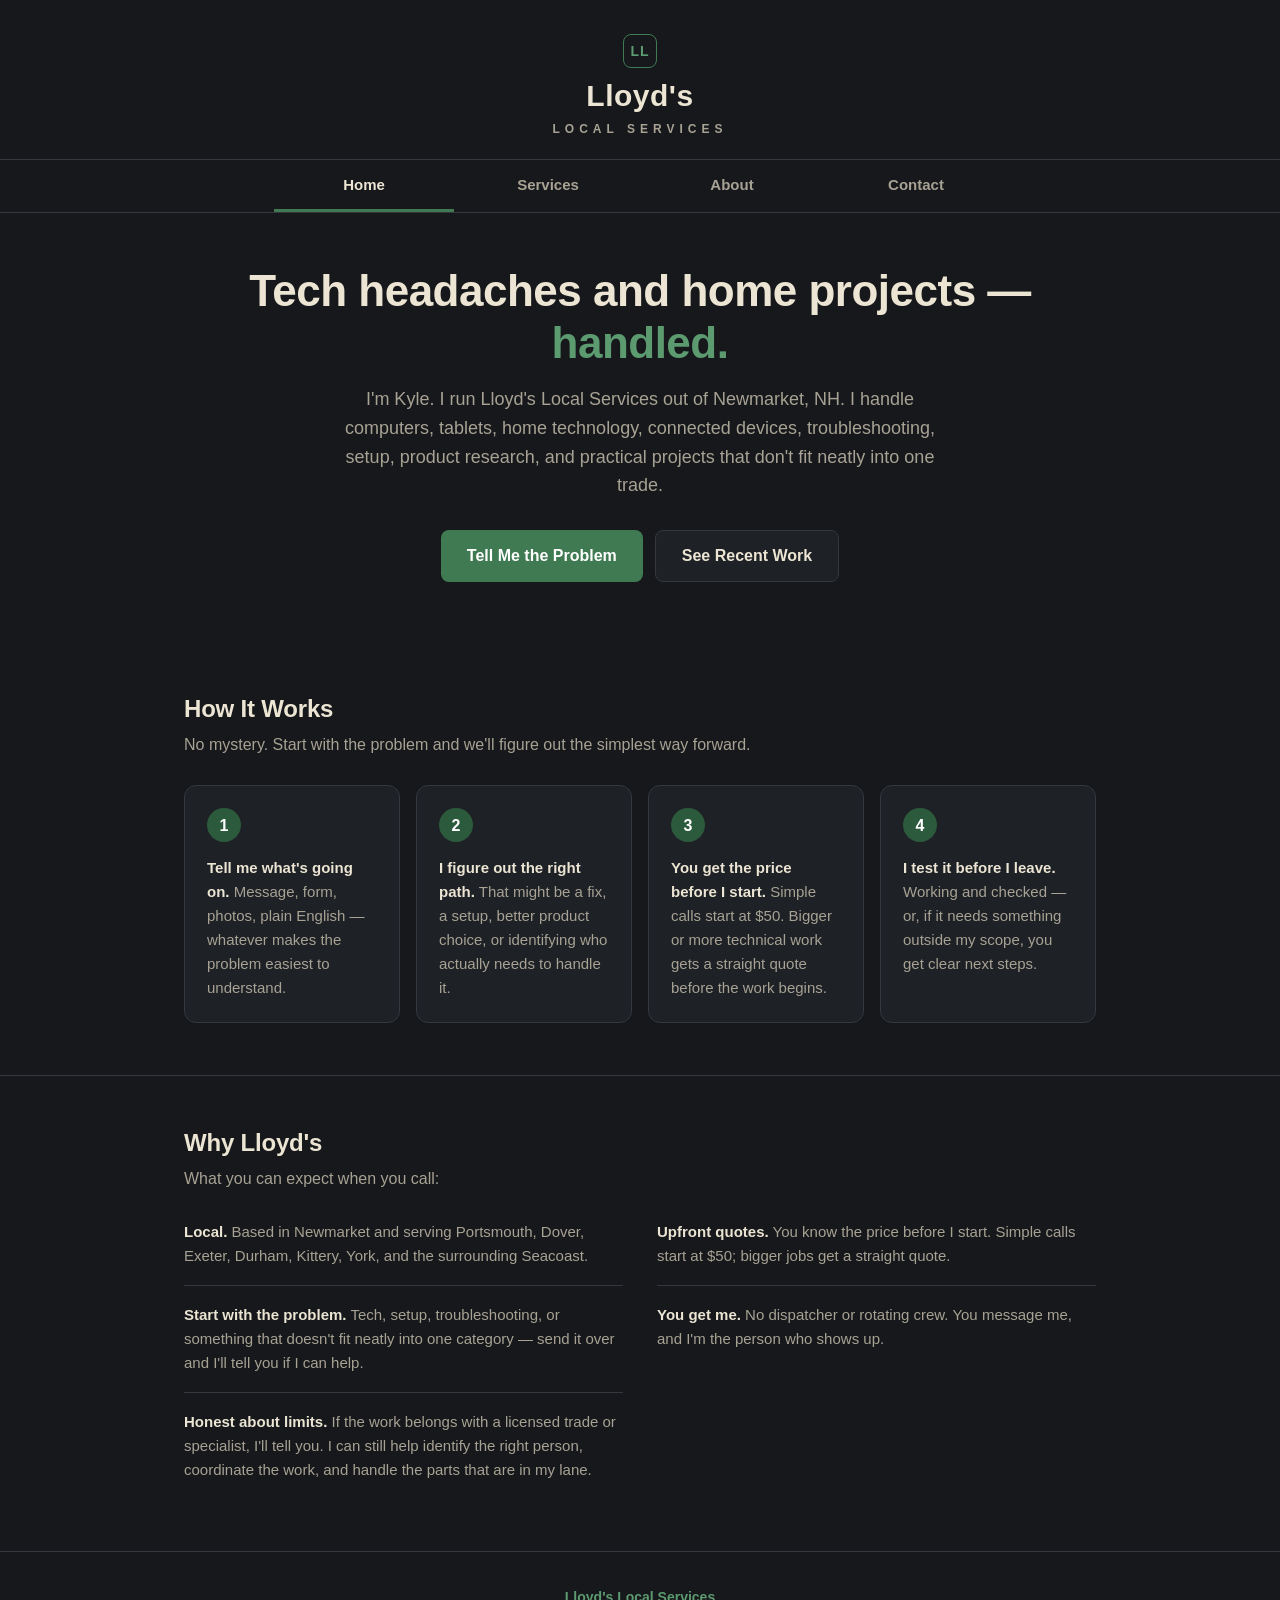
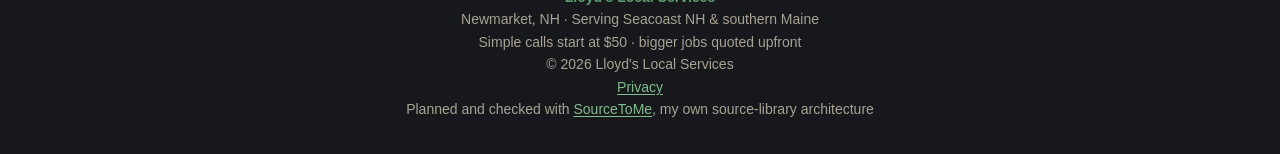
<file: index.html>
<!DOCTYPE html>
<html lang="en">
<head>
<meta charset="UTF-8">
<meta name="viewport" content="width=device-width, initial-scale=1.0">
<title>Lloyd's Local Services — Tech headaches and home projects, handled.</title>
<meta name="description" content="Lloyd's Local Services — home technology, smart home, troubleshooting, photo archive consolidation and enhancement, product research, and project coordination in Newmarket NH, Seacoast NH and southern Maine. Owner-operated. Straight quotes.">
<link rel="canonical" href="https://lloydslocalservices.com/">
<link rel="icon" type="image/svg+xml" href="/favicon.svg">
<link rel="icon" type="image/png" sizes="32x32" href="/favicon-32x32.png">
<link rel="icon" type="image/png" sizes="16x16" href="/favicon-16x16.png">
<link rel="apple-touch-icon" href="/apple-touch-icon.png">
<meta property="og:type" content="website">
<meta property="og:site_name" content="Lloyd's Local Services">
<meta property="og:title" content="Lloyd's Local Services — Tech headaches and home projects, handled.">
<meta property="og:description" content="Lloyd's Local Services — home technology, smart home, troubleshooting, product research, project coordination, and selected assembly in Newmarket NH, Seacoast NH and southern Maine. Owner-operated. Straight quotes.">
<meta property="og:url" content="https://lloydslocalservices.com/">
<meta property="og:image" content="https://lloydslocalservices.com/og-image.png">
<meta property="og:image:width" content="1200">
<meta property="og:image:height" content="630">
<meta property="og:image:alt" content="Lloyd's Local Services — Newmarket NH">
<meta name="twitter:card" content="summary_large_image">
<meta name="twitter:title" content="Lloyd's Local Services — Tech headaches and home projects, handled.">
<meta name="twitter:description" content="Lloyd's Local Services — home technology, smart home, troubleshooting, product research, project coordination, and selected assembly in Newmarket NH, Seacoast NH and southern Maine. Owner-operated. Straight quotes.">
<meta name="twitter:image" content="https://lloydslocalservices.com/og-image.png">
<meta name="theme-color" content="#16181b">
<script type="application/ld+json">
{
  "@context": "https://schema.org",
  "@type": "LocalBusiness",
  "name": "Lloyd's Local Services",
  "url": "https://lloydslocalservices.com/",
  "description": "Lloyd's Local Services — home technology, smart home, troubleshooting, product research, project coordination, and selected assembly in Newmarket NH, Seacoast NH and southern Maine. Owner-operated. Straight quotes.",
  "image": "https://lloydslocalservices.com/og-image.png",
  "logo": "https://lloydslocalservices.com/apple-touch-icon.png",
  "areaServed": [
    {
      "@type": "City",
      "name": "Newmarket",
      "containedInPlace": { "@type": "State", "name": "New Hampshire" }
    },
    {
      "@type": "City",
      "name": "Portsmouth",
      "containedInPlace": { "@type": "State", "name": "New Hampshire" }
    },
    {
      "@type": "City",
      "name": "Dover",
      "containedInPlace": { "@type": "State", "name": "New Hampshire" }
    },
    {
      "@type": "City",
      "name": "Exeter",
      "containedInPlace": { "@type": "State", "name": "New Hampshire" }
    },
    {
      "@type": "City",
      "name": "Durham",
      "containedInPlace": { "@type": "State", "name": "New Hampshire" }
    },
    {
      "@type": "City",
      "name": "Kittery",
      "containedInPlace": { "@type": "State", "name": "Maine" }
    },
    {
      "@type": "City",
      "name": "York",
      "containedInPlace": { "@type": "State", "name": "Maine" }
    },
    "Seacoast NH",
    "southern Maine"
  ],
  "priceRange": "Simple calls start at $50",
  "makesOffer": {
    "@type": "Offer",
    "description": "Simple calls start at $50. Bigger or more technical work gets a straight quote before the work begins.",
    "priceSpecification": {
      "@type": "PriceSpecification",
      "minPrice": 50,
      "priceCurrency": "USD"
    }
  }
}
</script>

<style>
  :root{
    --bg:#16181b;
    --bg2:#1e2126;
    --card:#23272d;
    --line:#33383f;
    --input-line:#626a73;
    --ivory:#ece5d3;
    --muted:#a8a294;
    --green:#3f7a52;

    --green-dk:#2c5a3c;
    --green-lt:#5c9a70;
    --green-tx:#82bd90;
  }
  *{box-sizing:border-box;margin:0;padding:0}
  html{scroll-behavior:smooth}
  body{background:var(--bg);color:var(--ivory);font-family:-apple-system,BlinkMacSystemFont,"Segoe UI",Roboto,Helvetica,Arial,sans-serif;line-height:1.6;-webkit-font-smoothing:antialiased}
  .wrap{max-width:960px;margin:0 auto;padding:0 24px}

  /* wordmark */
  .wordmark{text-align:center;padding:34px 0 20px;position:relative}
  .wordmark .ll{display:inline-flex;align-items:center;justify-content:center;width:34px;height:34px;border:1.5px solid var(--green);border-radius:8px;color:var(--green-lt);font-weight:800;font-size:14px;letter-spacing:1px;margin-bottom:10px}
  .wordmark h1{font-size:30px;letter-spacing:.5px;font-weight:800;line-height:1.2}
  .sr-only{position:absolute;width:1px;height:1px;padding:0;margin:-1px;overflow:hidden;clip:rect(0,0,0,0);clip-path:inset(50%);white-space:nowrap;border:0}
  .wordmark .sub{font-size:12px;letter-spacing:5px;color:var(--muted);font-weight:600;margin-top:6px}

  /* tabs */
  .tabbar{position:sticky;top:0;z-index:20;background:var(--bg);border-top:1px solid var(--line);border-bottom:1px solid var(--line)}
  .tabbar .wrap{display:flex;gap:4px;justify-content:center}
  .tab{flex:1;max-width:180px;min-height:52px;background:none;border:none;color:var(--muted);font-family:inherit;font-size:15px;font-weight:700;padding:13px 8px;cursor:pointer;border-bottom:3px solid transparent}
  .tab:hover{color:var(--ivory)}
  .tab[aria-selected="true"]{color:var(--ivory);border-bottom-color:var(--green)}
  .tab:focus-visible{outline:2px solid var(--green-lt);outline-offset:-2px}
  .tabpanel{display:none}
  .tabpanel.active{display:block;animation:fadein .18s ease}
  @keyframes fadein{from{opacity:0}to{opacity:1}}

  section{padding:52px 0}
  section+section{border-top:1px solid var(--line)}

  /* hero */
  .hero{text-align:center;padding:52px 0 60px}
  .hero h2{font-size:clamp(30px,5vw,44px);font-weight:800;line-height:1.18;margin-bottom:16px;letter-spacing:-.5px}
  .hero h2 .accent{color:var(--green-lt)}
  .hero p.lede{font-size:18px;color:var(--muted);max-width:620px;margin:0 auto 30px}
  .btnrow{display:flex;gap:12px;justify-content:center;flex-wrap:wrap}
  .btn{display:inline-flex;align-items:center;justify-content:center;min-height:48px;padding:12px 26px;border-radius:8px;font-weight:700;font-size:16px;text-decoration:none;transition:transform .12s ease,background .12s ease,border-color .12s ease}
  .btn:active{transform:scale(.98)}
  .btn-primary{background:var(--green);color:#fff}
  .btn-primary:hover{background:var(--green-dk)}
  .btn-ghost{border:1px solid var(--line);color:var(--ivory);background:var(--bg2)}
  .btn-ghost:hover{border-color:var(--green)}

  .sec{font-size:24px;font-weight:800;line-height:1.25;margin-bottom:8px;letter-spacing:-.2px}
  p.secsub{color:var(--muted);margin-bottom:28px;max-width:660px}

  /* service cards */
  .cards{display:grid;grid-template-columns:1fr 1fr;gap:18px}
  .card{background:var(--card);border:1px solid var(--line);border-radius:12px;padding:26px}
  .card h3{font-size:19px;line-height:1.3;margin-bottom:9px}
  .card p{font-size:15px;color:var(--muted)}
  .card p strong{color:var(--ivory);font-weight:600}
  .card .fine{font-size:13px;margin-top:12px;color:var(--green-tx)}

  /* process */
  .steps{display:grid;grid-template-columns:repeat(4,1fr);gap:16px;counter-reset:step}
  .step{background:var(--bg2);border:1px solid var(--line);border-radius:12px;padding:22px}
  .step::before{counter-increment:step;content:counter(step);display:flex;align-items:center;justify-content:center;width:34px;height:34px;border-radius:50%;background:var(--green-dk);color:#fff;font-weight:800;font-size:16px;margin-bottom:14px}
  .step p{font-size:15px;color:var(--muted)}
  .step p strong{color:var(--ivory)}

  /* why */
  .principles{list-style:none;display:grid;grid-template-columns:1fr 1fr;column-gap:34px}
  .principles li{border-top:1px solid var(--line);padding:17px 0;color:var(--muted);font-size:15px}
  .principles li:nth-child(-n+2){border-top:0;padding-top:0}
  .principles strong{color:var(--ivory);font-weight:700}

  /* about + work */
  .about{max-width:760px}
  .about p{color:var(--muted);font-size:17px;max-width:700px;margin-bottom:18px}
  .about p:last-child{margin-bottom:0}
  .about p strong{color:var(--ivory)}
  .work-grid{display:grid;grid-template-columns:1fr 1fr;gap:16px}
  .work-card{background:var(--bg2);border:1px solid var(--line);border-radius:10px;padding:20px}
  .work-meta{font-size:11px;font-weight:700;letter-spacing:1.2px;text-transform:uppercase;color:var(--green-tx);margin-bottom:7px}
  .work-card h4{font-size:17px;line-height:1.3;margin-bottom:6px}
  .work-card p{font-size:14px;color:var(--muted)}

  /* contact */
  .contact{max-width:760px;background:var(--bg2);border:1px solid var(--line);border-radius:14px;padding:34px 28px;margin:8px auto 0}
  .contact .sec{font-size:26px}
  .thanks{display:none;background:var(--green-dk);border-radius:10px;padding:18px 22px;margin-top:24px;font-size:16px}
  .thanks.show{display:block}
  form{display:grid;gap:15px;margin-top:24px}
  label{display:inline-block;font-size:14px;font-weight:600;color:var(--muted);margin-bottom:5px}
  input,textarea,select{background:var(--bg);border:1px solid var(--input-line);border-radius:8px;color:var(--ivory);padding:13px 15px;font-size:16px;width:100%;font-family:inherit}
  input:focus-visible,textarea:focus-visible,select:focus-visible{outline:2px solid var(--green-lt);outline-offset:2px;border-color:var(--green)}
  .btn:focus-visible{outline:2px solid var(--green-lt);outline-offset:3px}
  .btn-primary:focus-visible,.submit:focus-visible{outline:2px solid #fff;outline-offset:3px}
  textarea{min-height:124px;resize:vertical}
  .two{display:grid;grid-template-columns:1fr 1fr;gap:14px}
  .submit{min-height:50px;background:var(--green);color:#fff;border:none;border-radius:8px;padding:14px 18px;font-size:17px;font-weight:800;cursor:pointer;font-family:inherit}
  .submit:hover{background:var(--green-dk)}
  .submit:disabled{opacity:.6;cursor:wait}
  .payrow{margin-top:28px;padding-top:24px;border-top:1px solid var(--line);text-align:center}
  .payrow p{color:var(--muted);font-size:15px;margin-bottom:14px}

  footer{text-align:center;padding:34px 20px;color:var(--muted);font-size:14px;border-top:1px solid var(--line)}
  footer .fmark{color:var(--green-lt);font-weight:800}
  footer a{color:var(--green-tx);text-underline-offset:2px}
  footer a:focus-visible{outline:2px solid var(--green-lt);outline-offset:2px}

  @media(max-width:820px){
    .steps{grid-template-columns:1fr 1fr}
  }
  @media(max-width:640px){
    .wrap{padding:0 16px}
    .wordmark{padding:28px 0 16px}
    .wordmark h1{font-size:28px}
    .tab{min-height:48px;font-size:14px;padding:11px 5px}
    section{padding:40px 0}
    .hero{padding:40px 0 48px}
    .hero h2{font-size:clamp(28px,8vw,34px);letter-spacing:-.35px}
    .hero p.lede{font-size:16px;margin-bottom:26px}
    .sec{font-size:22px}
    p.secsub{margin-bottom:22px}
    .cards,.work-grid{grid-template-columns:1fr}
    .card{padding:20px}
    .principles{grid-template-columns:1fr}
    .principles li,.principles li:nth-child(-n+2){border-top:1px solid var(--line);padding:15px 0}
    .principles li:first-child{border-top:0;padding-top:0}
    .about p{font-size:16px}
    .contact{padding:24px 18px;border-radius:12px}
    .contact .sec{font-size:23px}
    footer{padding:30px 16px}
  }
  @media(max-width:560px){
    .steps,.two{grid-template-columns:1fr}
  }
  @media(max-width:480px){
    .btnrow{gap:10px}
    .btnrow .btn{width:100%;max-width:340px}
  }
  .route-anchor{display:block;position:relative;top:-64px;height:0;visibility:hidden}

  @media (prefers-reduced-motion:reduce){
    html{scroll-behavior:auto}
    .btn,.submit,.tabpanel.active{transition:none;animation:none}
  }
</style>
<noscript>
<style>
  /* no-JS fallback */
  .tabbar{display:none}
  .tabpanel{display:block!important}
  .tabpanel + .tabpanel{border-top:1px solid var(--line)}
</style>
</noscript>
</head>
<body>

<!-- wordmark -->
<div class="wrap">
  <div class="wordmark">
    <div class="ll">LL</div>
    <h1>Lloyd's<span class="sr-only"> Local Services, tech help in Newmarket &amp; the Seacoast NH</span></h1>
    <div class="sub" aria-hidden="true">LOCAL SERVICES</div>
  </div>
</div>

<!-- tab bar -->
<nav class="tabbar" aria-label="Site sections">
  <div class="wrap" role="tablist">
    <button class="tab" role="tab" id="tab-home" aria-controls="panel-home" tabindex="0" data-tab="home" aria-selected="true">Home</button>
    <button class="tab" role="tab" id="tab-services" aria-controls="panel-services" tabindex="-1" data-tab="services" aria-selected="false">Services</button>
    <button class="tab" role="tab" id="tab-about" aria-controls="panel-about" tabindex="-1" data-tab="about" aria-selected="false">About</button>
    <button class="tab" role="tab" id="tab-contact" aria-controls="panel-contact" tabindex="-1" data-tab="contact" aria-selected="false">Contact</button>
  </div>
</nav>

<main id="main-content">
<!-- ============ HOME ============ -->
<div class="tabpanel active" id="panel-home" role="tabpanel" aria-labelledby="tab-home">
  <span id="home" class="route-anchor" aria-hidden="true"></span>
  <div class="wrap">
    <div class="hero">
      <h2>Tech headaches and home projects — <span class="accent">handled.</span></h2>
      <p class="lede">I'm Kyle. I run Lloyd's Local Services out of Newmarket, NH. I handle computers, tablets, home technology, connected devices, troubleshooting, setup, product research, and practical projects that don't fit neatly into one trade.</p>
      <div class="btnrow">
        <a class="btn btn-primary" href="#contact">Tell Me the Problem</a>
        <a class="btn btn-ghost" href="#work">See Recent Work</a>
      </div>
    </div>
  </div>

  <section>
    <div class="wrap">
      <h3 class="sec">How It Works</h3>
      <p class="secsub">No mystery. Start with the problem and we'll figure out the simplest way forward.</p>
      <div class="steps">
        <div class="step"><p><strong>Tell me what's going on.</strong> Message, form, photos, plain English — whatever makes the problem easiest to understand.</p></div>
        <div class="step"><p><strong>I figure out the right path.</strong> That might be a fix, a setup, better product choice, or identifying who actually needs to handle it.</p></div>
        <div class="step"><p><strong>You get the price before I start.</strong> Simple calls start at $50. Bigger or more technical work gets a straight quote before the work begins.</p></div>
        <div class="step"><p><strong>I test it before I leave.</strong> Working and checked — or, if it needs something outside my scope, you get clear next steps.</p></div>
      </div>
    </div>
  </section>

  <section>
    <div class="wrap">
      <h3 class="sec">Why Lloyd's</h3>
      <p class="secsub">What you can expect when you call:</p>
      <ul class="principles">
        <li><strong>Local.</strong> Based in Newmarket and serving Portsmouth, Dover, Exeter, Durham, Kittery, York, and the surrounding Seacoast.</li>
        <li><strong>Upfront quotes.</strong> You know the price before I start. Simple calls start at $50; bigger jobs get a straight quote.</li>
        <li><strong>Start with the problem.</strong> Tech, setup, troubleshooting, or something that doesn't fit neatly into one category — send it over and I'll tell you if I can help.</li>
        <li><strong>You get me.</strong> No dispatcher or rotating crew. You message me, and I'm the person who shows up.</li>
        <li><strong>Honest about limits.</strong> If the work belongs with a licensed trade or specialist, I'll tell you. I can still help identify the right person, coordinate the work, and handle the parts that are in my lane.</li>
      </ul>
    </div>
  </section>
</div>

<!-- ============ SERVICES ============ -->
<div class="tabpanel" id="panel-services" role="tabpanel" aria-labelledby="tab-services">
  <span id="services" class="route-anchor" aria-hidden="true"></span>
  <section>
    <div class="wrap">
      <h2 class="sec">What I Help With</h2>
      <p class="secsub">Home technology, smart home, troubleshooting, research, and project coordination come first.</p>
      <div class="cards">
        <div class="card">
          <h3>Technology Help &amp; Setup</h3>
          <p>TVs and streaming, remotes, Alexa and smart assistants, Wi-Fi, printers, phones, computers, tablets, and getting devices to work together. <strong>Setup, troubleshooting, and clear explanation without turning it into a bigger project than it needs to be.</strong></p>
        </div>
        <div class="card">
          <h3>Smart Home &amp; Connected Devices</h3>
          <p>Ring and Blink cameras and doorbells, smart plugs, speakers, and connected devices — product selection, setup, configuration, troubleshooting, and getting the system working together. <strong>If the project needs licensed electrical work, I'll say so and can help coordinate it.</strong></p>
        </div>
        <div class="card">
          <h3>Troubleshooting, Research &amp; Coordination</h3>
          <p>When the answer isn't obvious, I can help identify the problem, compare devices and products, verify compatibility, find the right vendor or program, and keep the project moving. <strong>If it needs a specialist, I can help source and coordinate the next step.</strong></p>
        </div>
        <div class="card">
          <h3>Photo Archives, Consolidation &amp; Enhancement</h3>
          <p>Photos scattered across old laptops, drives, phones, iCloud, and Google Photos? I pull everything into <strong>one searchable archive — done fully offline, locally, so your photos are never uploaded anywhere.</strong> Duplicates are found and mapped before anything is removed, faded or dark photos get an enhanced copy with the original always kept, and old videos are made playable again. You get it back on one drive, no install needed — just open it and search in plain words. <strong>Recent job: 8,500+ photos and videos consolidated, 900+ enhanced, originals returned untouched.</strong></p>
        </div>
        <div class="card">
          <h3>Websites for Small Businesses</h3>
          <p>Hand-built websites with no builder subscription and no monthly fee — you own your site and your domain outright. One-page sites from $500, built fast and made to load clean on a phone. <strong>Website work runs through my studio, <a href="https://dripstaticstudios.com" rel="noopener" target="_blank">Drip Static Studios</a>.</strong></p>
          <p>Recent build: <a href="https://dakotaskysporthorses.com" rel="noopener" target="_blank">Dakota Sky Sporthorses</a> — breeding, raising, training and selling quality sporthorses.</p>
        </div>
      </div>
    </div>
  </section>
</div>

<!-- ============ ABOUT ============ -->
<div class="tabpanel" id="panel-about" role="tabpanel" aria-labelledby="tab-about">
  <span id="about" class="route-anchor" aria-hidden="true"></span>
  <section>
    <div class="wrap about">
      <h2 class="sec">About Kyle</h2>
      <p>I'm <strong>Kyle</strong>. I live in Newmarket and run Lloyd's Local Services myself. If you message the business, you're talking to me. If I take the job, I'm the one who shows up.</p>
      <p>Before LLS, I spent eight years commercial fishing in New England, including offshore lobster, gillnet, and groundfish dragger work. It was hands-on work around equipment, long days, and problems that had to be figured out with what you had.</p>
      <p>That background carries over well to what I do now: understand the problem, use the right tools, and get the job handled without making it more complicated than it needs to be.</p>
      <p>Technology is part of the work every day: customer communication, documentation, photos, research, product selection, troubleshooting, website work, and project coordination.</p>
      <p>I don't pretend to do work that belongs with a licensed trade. If that's what you need, I'll tell you. I can still help figure out who you need, find the right person, coordinate the work, and handle the parts that are in my lane.</p>
    </div>
  </section>

  <section>
    <div class="wrap">
      <h3 class="sec" id="work" tabindex="-1">Recent Work</h3>
      <p class="secsub">A few real examples, with technology, troubleshooting, research, and coordination first:</p>
      <div class="work-grid">
        <article class="work-card">
          <div class="work-meta">Portsmouth · Smart home</div>
          <h4>Ring setup</h4>
          <p>Set up a Ring doorbell and chime with additional spotlight-camera equipment for a local client.</p>
        </article>
        <article class="work-card">
          <div class="work-meta">Home tech</div>
          <h4>Printer rescue</h4>
          <p>Troubleshot a home printer problem and restored normal printing.</p>
        </article>
        <article class="work-card">
          <div class="work-meta">Technology · Coaching</div>
          <h4>Chromebook setup and help</h4>
          <p>Helped a local client get comfortable with a Chromebook, including setup and one-on-one guidance.</p>
        </article>
        <article class="work-card">
          <div class="work-meta">Durham · Research + coordination</div>
          <h4>Household project support</h4>
          <p>Product research, technology, vendor sourcing, resource navigation, project coordination, and follow-through for a local Durham resident.</p>
        </article>
        <article class="work-card">
          <div class="work-meta">Vehicle · Troubleshooting</div>
          <h4>Fuse diagnosis and repair</h4>
          <p>Diagnosed and repaired a vehicle fuse issue using circuit testing instead of guessing at parts.</p>
        </article>
        <article class="work-card">
          <div class="work-meta">Technology · Photo archive</div>
          <h4>Photo archive consolidation</h4>
          <p>Pulled 8,500+ photos and videos from laptops, drives, and cloud accounts into one searchable, fully offline archive — duplicates mapped, 900+ photos enhanced, 770+ videos made playable, originals untouched.</p>
        </article>
        <article class="work-card">
          <div class="work-meta">Portsmouth · Assembly</div>
          <h4>Kitchen island assembly</h4>
          <p>Assembled a large rolling kitchen island with storage, drawers, a drop-leaf worktop, and casters.</p>
        </article>
      </div>
    </div>
  </section>
</div>

<!-- ============ CONTACT ============ -->
<div class="tabpanel" id="panel-contact" role="tabpanel" aria-labelledby="tab-contact">
  <span id="contact" class="route-anchor" aria-hidden="true"></span>
  <section>
    <div class="wrap">
      <div class="contact" id="contact-box">
        <h2 class="sec">Need something fixed, installed, or figured out?</h2>
        <p class="secsub">Tell me what's going on. I'll tell you straight whether it looks like something I can handle and what the next step is. You'll get a quote before work starts.</p>
        <div class="thanks" id="thanks" role="status">Thanks — your message is on its way. I reply to every message personally, usually within a day.</div>
        <!-- Form backend: FormSubmit (free, no account). Recipient is activated and the public form uses FormSubmit's tokenized endpoint so the destination email is not exposed in page source. FormSubmit's default CAPTCHA remains enabled. -->
        <form id="quote-form" action="https://formsubmit.co/0d410c815b7b36e7825805336ebadf8a" method="POST" enctype="multipart/form-data">
          <input type="hidden" name="_subject" value="New LLS job request">
          <input type="hidden" name="_template" value="table">
          <input type="hidden" name="_next" value="https://lloydslocalservices.com/#thanks">
          <input type="text" name="_honey" style="display:none" tabindex="-1" autocomplete="off">
          <div class="two">
            <div>
              <label for="f-name">Name</label>
              <input id="f-name" name="name" type="text" required autocomplete="name">
            </div>
            <div>
              <label for="f-contact">Phone or Email</label>
              <input id="f-contact" name="contact" type="text" required>
            </div>
          </div>
          <div>
            <label for="f-town">Town</label>
            <input id="f-town" name="town" type="text" required placeholder="e.g. Portsmouth, Dover, Kittery…">
          </div>
          <div>
            <label for="f-msg">What do you need help with?</label>
            <textarea id="f-msg" name="message" required placeholder="The more detail the better — what's broken, what's in the box, what's driving you nuts."></textarea>
          </div>
          <div>
            <label for="f-photo">Photos <span style="font-weight:400">(optional — helps me quote accurately)</span></label>
            <input id="f-photo" name="photos" type="file" accept="image/*" multiple aria-describedby="form-privacy">
          </div>
          <button class="submit" type="submit" id="send-btn">Send Kyle the Problem</button>
          <p id="form-privacy" style="font-size:13px;color:var(--muted);text-align:center;margin-top:4px">Processed by FormSubmit and delivered to my inbox. No account or mailing list. Photos optional — 10 MB total. Don’t send passwords or sensitive information. <a href="/privacy.html">How I handle your info</a>.</p>
        </form>
        <div class="payrow">
          <p>Already have a quote? Payment isn't taken on this website. I'll send your invoice to you directly once we've agreed on the job.</p>
        </div>
      </div>
    </div>
  </section>
</div>

</main>

<footer>
  <div class="fmark">Lloyd's Local Services</div>
  Newmarket, NH · Serving Seacoast NH &amp; southern Maine<br>
  Simple calls start at $50 · bigger jobs quoted upfront<br>
  © 2026 Lloyd's Local Services<br>
  <a href="/privacy.html">Privacy</a><br>
  Planned and checked with <a href="https://apps.microsoft.com/detail/9PKTGLS0P5KZ" rel="noopener" target="_blank">SourceToMe</a>, my own source&#8209;library architecture
</footer>

<script>
(function(){
  var tabs = document.querySelectorAll('.tab');
  var panels = {
    home: document.getElementById('panel-home'),
    services: document.getElementById('panel-services'),
    about: document.getElementById('panel-about'),
    contact: document.getElementById('panel-contact')
  };
  function activate(name, push){
    if(!Object.prototype.hasOwnProperty.call(panels, name)) name = 'home';
    for(var k in panels){
      panels[k].classList.toggle('active', k === name);
    }
    tabs.forEach(function(t){
      var selected = t.dataset.tab === name;
      t.setAttribute('aria-selected', selected ? 'true' : 'false');
      t.tabIndex = selected ? 0 : -1;
    });
    if(push !== false && location.hash !== '#' + name){
      history.pushState(null, '', '#' + name);
    }
    window.scrollTo(0, 0);
    document.getElementById('thanks').classList.toggle('show', name === 'contact' && location.hash === '#thanks');
  }
  tabs.forEach(function(t, index){
    t.addEventListener('click', function(){ activate(t.dataset.tab); });
    t.addEventListener('keydown', function(event){
      var next;
      if(event.key === 'ArrowRight') next = (index + 1) % tabs.length;
      else if(event.key === 'ArrowLeft') next = (index + tabs.length - 1) % tabs.length;
      else if(event.key === 'Home') next = 0;
      else if(event.key === 'End') next = tabs.length - 1;
      else return;
      event.preventDefault();
      activate(tabs[next].dataset.tab);
      tabs[next].focus();
    });
  });
  function showWork(push){
    activate('about', false);
    if(push !== false && location.hash !== '#work'){
      history.pushState(null, '', '#work');
    }
    var work = document.getElementById('work');
    if(work){
      work.scrollIntoView({block:'start'});
      work.focus({preventScroll:true});
    }
  }
  document.querySelectorAll('a[href^="#"]').forEach(function(link){
    link.addEventListener('click', function(event){
      var name = link.getAttribute('href').slice(1);
      if(name === 'work'){
        event.preventDefault();
        showWork(true);
        return;
      }
      if(!Object.prototype.hasOwnProperty.call(panels, name)) return;
      event.preventDefault();
      activate(name);
      tabs.forEach(function(t){ if(t.dataset.tab === name) t.focus(); });
    });
  });
  function fromHash(){
    var h = location.hash.slice(1);
    if(h === 'work'){
      showWork(false);
      return;
    }
    activate(h === 'thanks' ? 'contact' : (h || 'home'), false);
  }
  window.addEventListener('hashchange', fromHash);
  window.addEventListener('popstate', fromHash);
  fromHash();

  var form = document.getElementById('quote-form');
  var photo = document.getElementById('f-photo');
  var btn = document.getElementById('send-btn');
  photo.addEventListener('change', function(){
    var total = Array.prototype.reduce.call(photo.files, function(sum, file){ return sum + file.size; }, 0);
    photo.setCustomValidity(total > 10000000 ? 'Please choose photos totaling 10 MB or less.' : '');
    if(total > 10000000) photo.reportValidity();
  });
  form.addEventListener('submit', function(){
    btn.disabled = true;
    btn.textContent = 'Sending…';
  });
  window.addEventListener('pageshow', function(){
    btn.disabled = false;
    btn.textContent = 'Send Kyle the Problem';
  });
})();
</script>

</body>
</html>
</file>
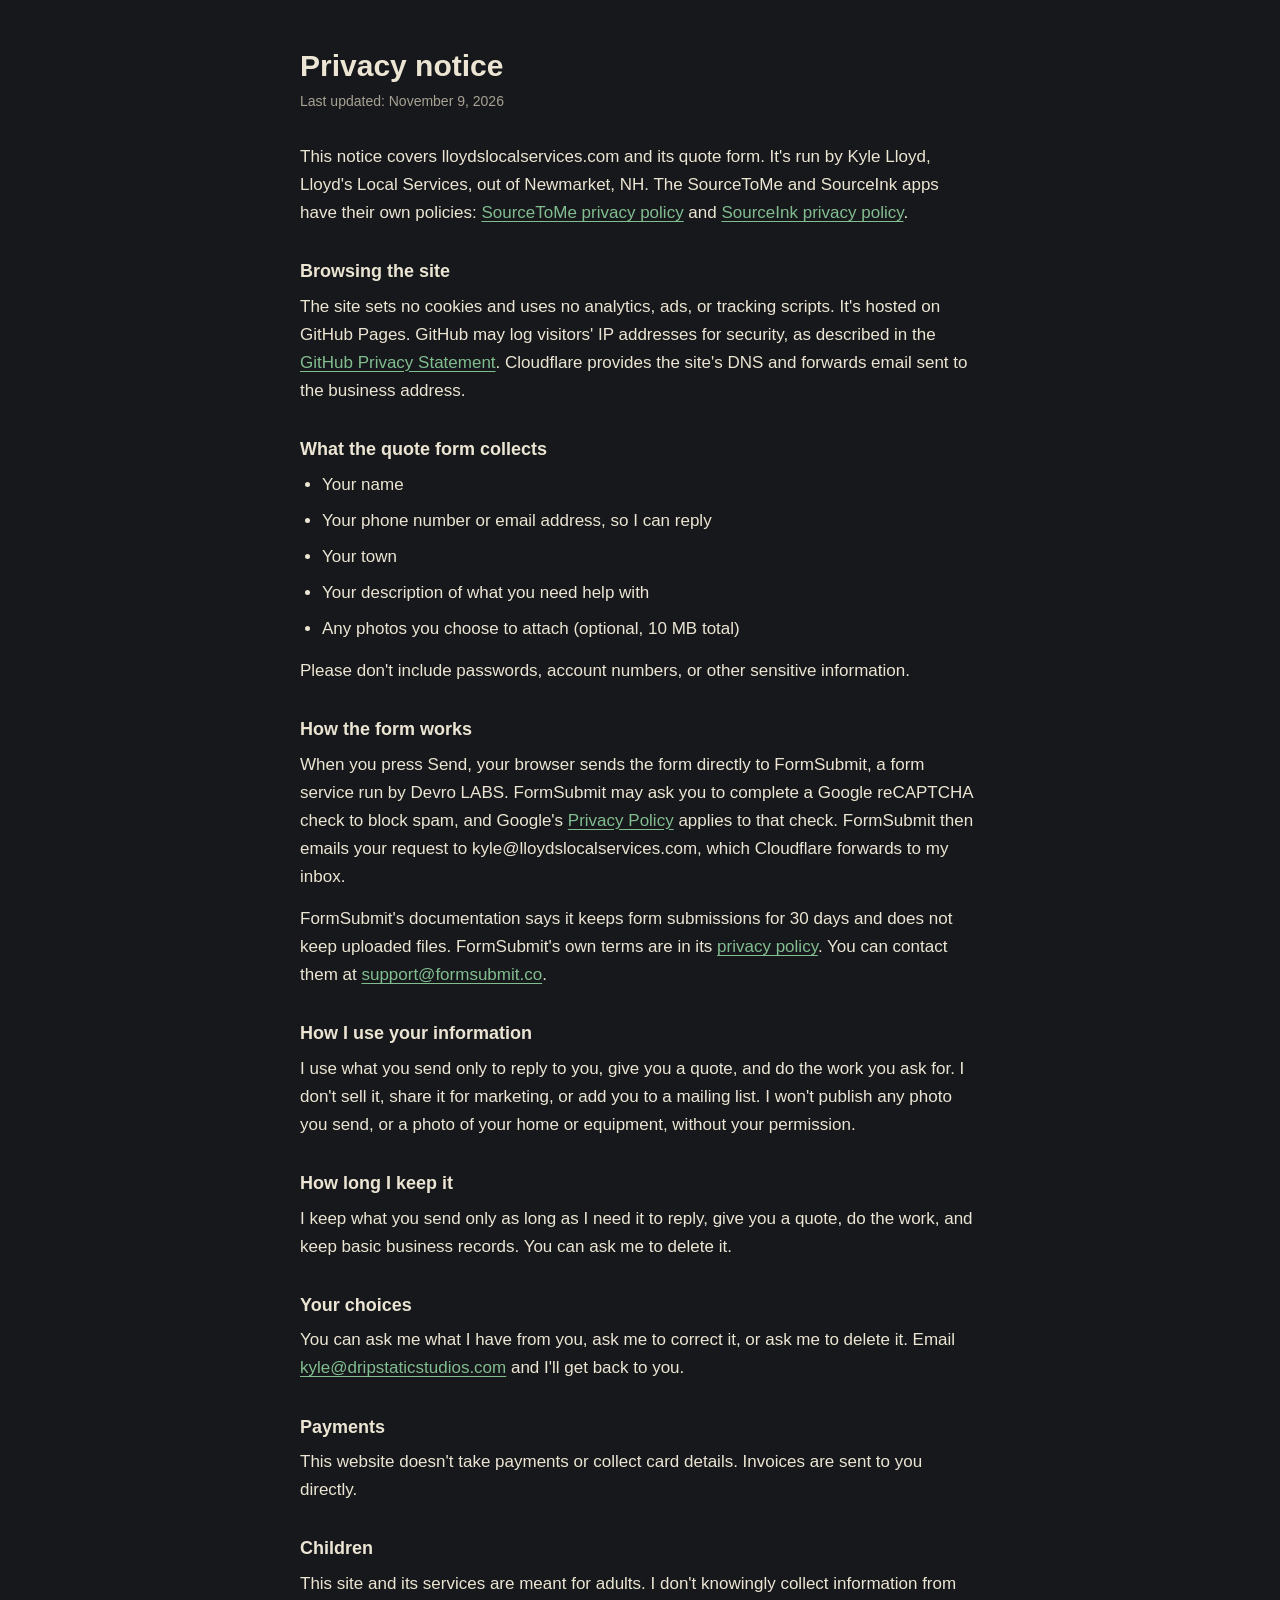
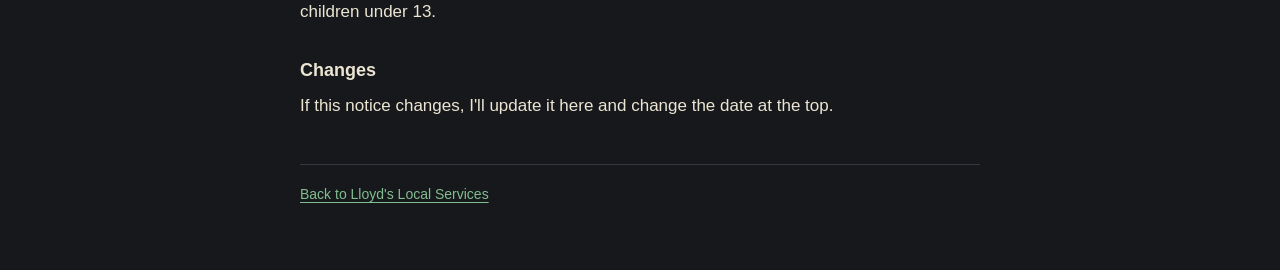
<file: privacy.html>
<!doctype html>
<html lang="en">
<head>
<meta charset="utf-8">
<meta name="viewport" content="width=device-width, initial-scale=1">
<title>Privacy notice | Lloyd's Local Services</title>
<meta name="description" content="How Lloyd's Local Services handles the information you send through the website's quote form.">
<link rel="canonical" href="https://lloydslocalservices.com/privacy.html">
<link rel="icon" type="image/svg+xml" href="/favicon.svg">
<link rel="icon" type="image/png" sizes="32x32" href="/favicon-32x32.png">
<link rel="icon" type="image/png" sizes="16x16" href="/favicon-16x16.png">
<link rel="apple-touch-icon" href="/apple-touch-icon.png">
<meta name="theme-color" content="#16181b">
<style>
:root{color-scheme:dark}
body{margin:0;background:#16181b;color:#ece5d3;font:400 17px/1.65 -apple-system,BlinkMacSystemFont,"Segoe UI",Roboto,Helvetica,Arial,sans-serif;-webkit-font-smoothing:antialiased}
main{max-width:680px;margin:0 auto;padding:48px 22px 64px}
h1{margin:0 0 6px;font-size:30px;line-height:1.2;font-weight:800}
.date{margin:0 0 30px;color:#a8a294;font-size:14px}
h2{margin:30px 0 6px;font-size:18px;font-weight:600}
p,ul{margin:0 0 14px}
ul{padding-left:22px}
li{margin-bottom:8px}
a{color:#82bd90;text-underline-offset:3px}
a:focus-visible{outline:2px solid #5c9a70;outline-offset:2px}
footer{margin-top:44px;padding-top:18px;border-top:1px solid #33383f;color:#a8a294;font-size:14px}
@media (max-width:480px){main{padding:32px 18px 52px}h1{font-size:26px}body{font-size:16px}}
</style>
</head>
<body>
<main>
<h1>Privacy notice</h1>
<p class="date">Last updated: November 9, 2026</p>
<p>This notice covers lloydslocalservices.com and its quote form. It's run by Kyle Lloyd, Lloyd's Local Services, out of Newmarket, NH. The SourceToMe and SourceInk apps have their own policies: <a href="https://dripstaticstudios.com/privacy/sourcetome/">SourceToMe privacy policy</a> and <a href="https://dripstaticstudios.com/privacy/sourceink/">SourceInk privacy policy</a>.</p>

<h2>Browsing the site</h2>
<p>The site sets no cookies and uses no analytics, ads, or tracking scripts. It's hosted on GitHub Pages. GitHub may log visitors' IP addresses for security, as described in the <a href="https://docs.github.com/en/site-policy/privacy-policies/github-general-privacy-statement">GitHub Privacy Statement</a>. Cloudflare provides the site's DNS and forwards email sent to the business address.</p>

<h2>What the quote form collects</h2>
<ul>
<li>Your name</li>
<li>Your phone number or email address, so I can reply</li>
<li>Your town</li>
<li>Your description of what you need help with</li>
<li>Any photos you choose to attach (optional, 10 MB total)</li>
</ul>
<p>Please don't include passwords, account numbers, or other sensitive information.</p>

<h2>How the form works</h2>
<p>When you press Send, your browser sends the form directly to FormSubmit, a form service run by Devro LABS. FormSubmit may ask you to complete a Google reCAPTCHA check to block spam, and Google's <a href="https://policies.google.com/privacy">Privacy Policy</a> applies to that check. FormSubmit then emails your request to kyle@lloydslocalservices.com, which Cloudflare forwards to my inbox.</p>
<p>FormSubmit's documentation says it keeps form submissions for 30 days and does not keep uploaded files. FormSubmit's own terms are in its <a href="https://formsubmit.co/privacy.pdf">privacy policy</a>. You can contact them at <a href="mailto:support@formsubmit.co">support@formsubmit.co</a>.</p>

<h2>How I use your information</h2>
<p>I use what you send only to reply to you, give you a quote, and do the work you ask for. I don't sell it, share it for marketing, or add you to a mailing list. I won't publish any photo you send, or a photo of your home or equipment, without your permission.</p>

<h2>How long I keep it</h2>
<p>I keep what you send only as long as I need it to reply, give you a quote, do the work, and keep basic business records. You can ask me to delete it.</p>

<h2>Your choices</h2>
<p>You can ask me what I have from you, ask me to correct it, or ask me to delete it. Email <a href="mailto:kyle@dripstaticstudios.com">kyle@dripstaticstudios.com</a> and I'll get back to you.</p>

<h2>Payments</h2>
<p>This website doesn't take payments or collect card details. Invoices are sent to you directly.</p>

<h2>Children</h2>
<p>This site and its services are meant for adults. I don't knowingly collect information from children under 13.</p>

<h2>Changes</h2>
<p>If this notice changes, I'll update it here and change the date at the top.</p>

<footer><a href="/">Back to Lloyd's Local Services</a></footer>
</main>
</body>
</html>
</file>
